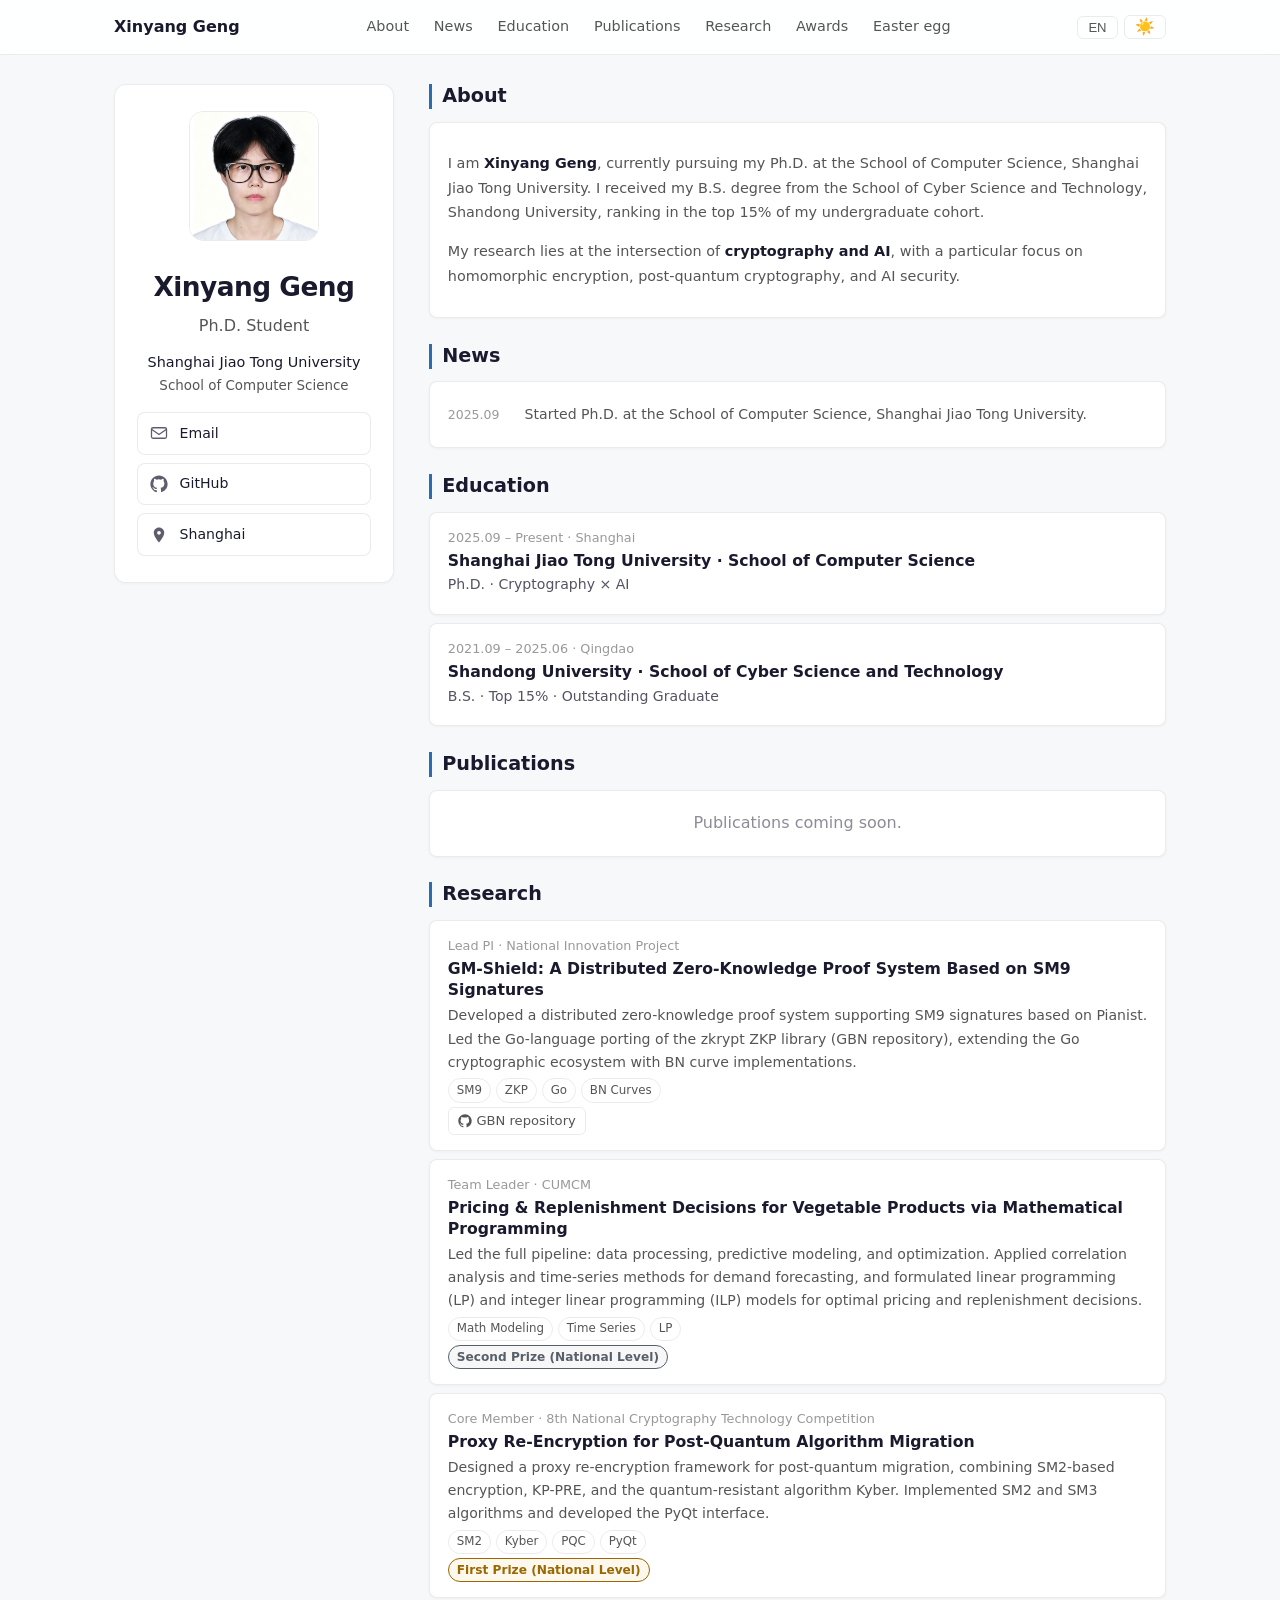
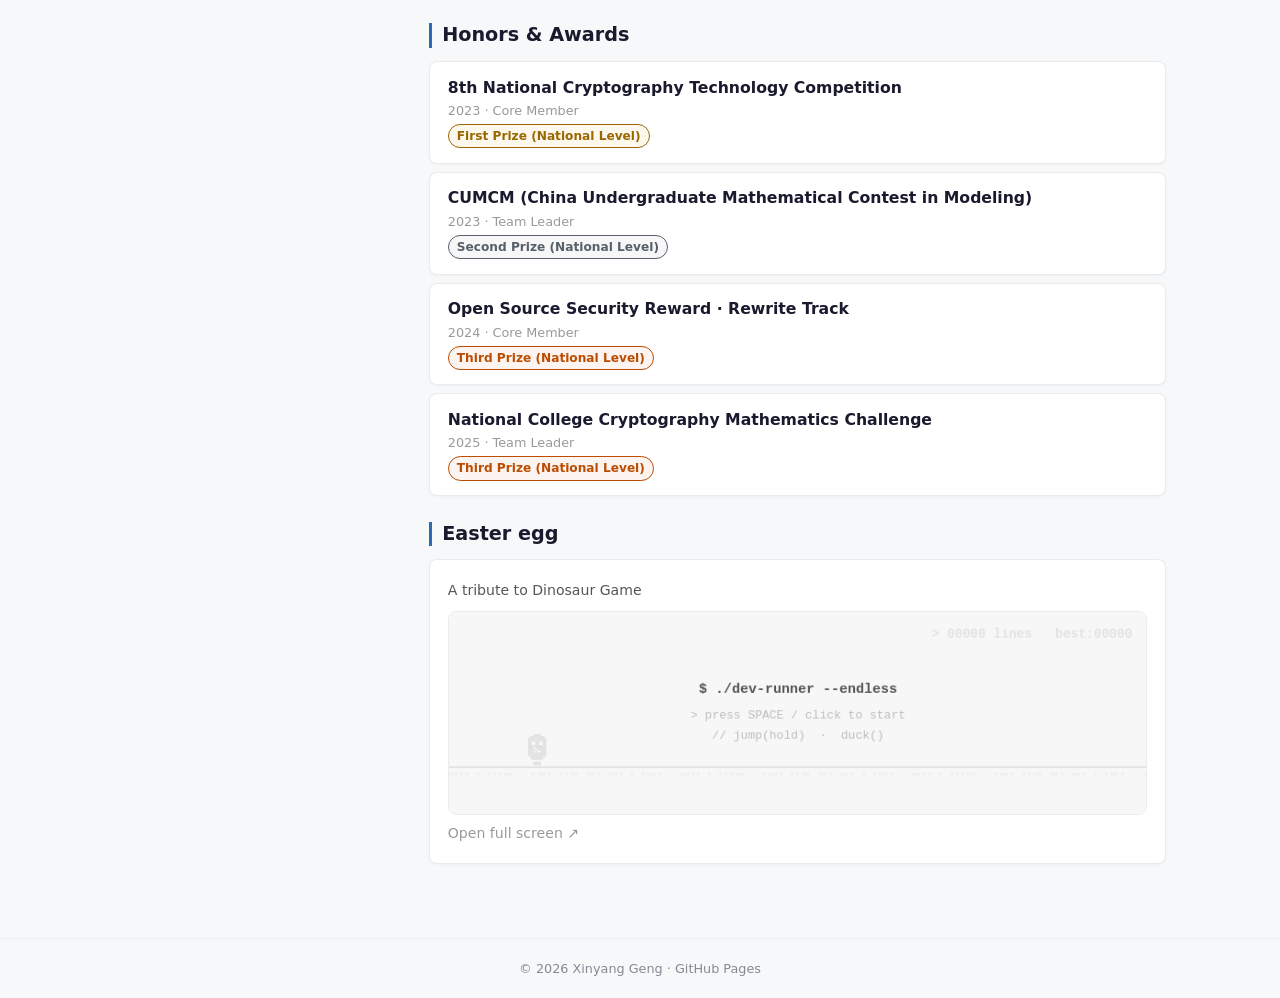
<file: index.html>
<!DOCTYPE html>
<html lang="en">
<head>
  <meta charset="UTF-8">
  <meta name="viewport" content="width=device-width, initial-scale=1.0">
  <title>Xinyang Geng — 耿欣阳</title>
  <meta name="description" content="Xinyang Geng — Ph.D. Student at SJTU. Cryptography × AI.">
  <style>
:root {
  --maxw: 1100px;
  --sidebarw: 280px;
  --bg: #f7f8fa;
  --bg-card: #ffffff;
  --text: #1a1a2e;
  --text-sec: #555;
  --text-muted: #999;
  --accent: #2b6cb0;
  --border: rgba(0,0,0,.08);
  --border-hover: rgba(43,108,176,.25);
  --shadow: 0 1px 3px rgba(0,0,0,.04);
  --shadow-hover: 0 3px 12px rgba(0,0,0,.06);
  --header-bg: rgba(255,255,255,.88);
  --radius: 8px;
  --radius-lg: 12px;
  --gold: #9a6700;
  --silver: #57606a;
  --bronze: #bc4c00;
  --gold-bg: rgba(218,165,32,.08);
  --silver-bg: rgba(100,100,100,.05);
  --bronze-bg: rgba(188,76,0,.06);
}

[data-theme="dark"] {
  --bg: #0d1117;
  --bg-card: #161b22;
  --text: #e6edf3;
  --text-sec: #9198a1;
  --text-muted: #6e7681;
  --accent: #58a6ff;
  --border: rgba(255,255,255,.1);
  --border-hover: rgba(88,166,255,.3);
  --shadow: 0 1px 3px rgba(0,0,0,.3);
  --shadow-hover: 0 3px 12px rgba(0,0,0,.4);
  --header-bg: rgba(13,17,23,.85);
  --gold: #d4a72c;
  --silver: #c9d1d9;
  --bronze: #f0883e;
  --gold-bg: rgba(212,167,44,.1);
  --silver-bg: rgba(201,209,217,.08);
  --bronze-bg: rgba(240,136,62,.08);
}

html { scroll-behavior: smooth; }
body {
  margin: 0;
  font-family: system-ui, -apple-system, 'Segoe UI', Roboto, 'PingFang SC', 'Microsoft YaHei', sans-serif;
  line-height: 1.65;
  color: var(--text);
  background: var(--bg);
  transition: background .3s, color .3s;
}
* { box-sizing: border-box; }
a { text-decoration: none; color: var(--accent); }
a:hover { text-decoration: underline; }
img { max-width: 100%; }

/* ===== 导航栏 ===== */
.site-header {
  position: sticky; top: 0;
  background: var(--header-bg);
  backdrop-filter: blur(12px);
  -webkit-backdrop-filter: blur(12px);
  border-bottom: 1px solid var(--border);
  z-index: 20;
}
.site-header__inner {
  max-width: var(--maxw); margin: 0 auto;
  padding: .7rem 1.5rem;
  display: flex; align-items: center; justify-content: space-between; gap: 1rem;
}
.site-title { font-weight: 700; font-size: 1rem; color: var(--text); }
.site-nav { display: flex; gap: .3rem; flex-wrap: wrap; align-items: center; }
.site-nav__link {
  color: var(--text-sec); font-size: .9rem;
  padding: 4px 10px; border-radius: 6px;
  transition: color .2s, background .2s;
}
.site-nav__link:hover { color: var(--text); background: rgba(128,128,128,.1); text-decoration: none; }
.header-btn {
  background: transparent; border: 1px solid var(--border);
  border-radius: 6px; padding: 3px 10px; font-size: .82rem;
  cursor: pointer; color: var(--text-sec); transition: all .2s;
}
.header-btn:hover { border-color: var(--accent); color: var(--accent); }

/* ===== 布局 ===== */
.site-main { max-width: var(--maxw); margin: 0 auto; padding: 1.8rem 1.5rem 3rem; }
.home-layout {
  display: grid;
  grid-template-columns: var(--sidebarw) minmax(0, 1fr);
  gap: 2.2rem; align-items: start;
}

/* ===== 左栏 ===== */
.profile-sidebar { position: sticky; top: 4.5rem; }
.profile-card {
  background: var(--bg-card);
  border: 1px solid var(--border);
  border-radius: var(--radius-lg);
  padding: 1.6rem 1.4rem;
  box-shadow: var(--shadow);
}
.profile-avatar { text-align: center; margin-bottom: 1rem; }
.profile-avatar img {
  width: 130px; height: 130px;
  object-fit: cover; object-position: center 30%;
  border-radius: 14px; display: inline-block;
  border: 1px solid var(--border);
}
.profile-name { margin: 0; font-size: 1.65rem; font-weight: 800; letter-spacing: -0.02em; text-align: center; }
.profile-role { margin: .3rem 0 0; font-size: 1rem; color: var(--text-sec); text-align: center; }
.profile-school { margin: .8rem 0 0; font-size: .9rem; color: var(--text); line-height: 1.5; text-align: center; }
.profile-school__sub { display: block; color: var(--text-sec); font-size: .84rem; margin-top: .1rem; }

.profile-contact-list { margin: 1rem 0 0; display: flex; flex-direction: column; gap: .5rem; }
.profile-contact-btn {
  display: flex; align-items: center; gap: .7rem;
  padding: .55rem .75rem;
  border: 1px solid var(--border);
  border-radius: var(--radius);
  background: var(--bg-card);
  color: var(--text);
  font-size: .88rem;
  transition: border-color .2s, box-shadow .2s;
}
.profile-contact-btn:hover {
  border-color: var(--accent);
  box-shadow: var(--shadow-hover);
  text-decoration: none;
}
.profile-contact-btn svg { width: 18px; height: 18px; flex-shrink: 0; opacity: .7; }

/* ===== 右栏 ===== */
.home-content { min-width: 0; }
.home-section { margin-bottom: 1.6rem; }
.home-section h2 {
  margin: 0 0 .8rem; font-size: 1.2rem; font-weight: 700;
  padding-left: 10px; border-left: 3px solid var(--accent);
  line-height: 1.3;
}

/* ===== 卡片 ===== */
.card {
  background: var(--bg-card);
  border: 1px solid var(--border);
  border-radius: var(--radius);
  padding: .9rem 1.1rem;
  margin-bottom: .5rem;
  box-shadow: var(--shadow);
  transition: box-shadow .2s, border-color .2s;
}
.card:hover { box-shadow: var(--shadow-hover); border-color: var(--border-hover); }

.card__body h3 { margin: 0 0 .15rem; font-size: .98rem; line-height: 1.35; }
.card__body p { margin: .25rem 0; font-size: .88rem; color: var(--text-sec); }
.card__body ul { margin: .25rem 0; padding-left: 1.1rem; }
.card__body li { font-size: .86rem; color: var(--text-sec); margin-bottom: .15rem; }

.meta { font-size: .8rem; color: var(--text-muted); margin-bottom: .1rem; }
.sub { font-size: .88rem; opacity: .75; margin-bottom: .2rem; }

.chips { display: flex; flex-wrap: wrap; gap: .3rem; margin: .25rem 0; }
.chip {
  font-size: .74rem; padding: .1rem .5rem;
  border-radius: 999px;
  border: 1px solid var(--border);
  color: var(--text-sec);
}

.links { display: flex; gap: .6rem; align-items: center; margin-top: .2rem; flex-wrap: wrap; font-size: .85rem; }

.award-badge {
  display: inline-block; padding: 1px 8px;
  border-radius: 999px; font-size: .76rem; font-weight: 600;
  border: 1px solid;
}
.award-badge.gold { background: var(--gold-bg); color: var(--gold); border-color: var(--gold); }
.award-badge.silver { background: var(--silver-bg); color: var(--silver); border-color: var(--silver); }
.award-badge.bronze { background: var(--bronze-bg); color: var(--bronze); border-color: var(--bronze); }

.about-text { font-size: .9rem; line-height: 1.7; color: var(--text-sec); }
.about-text strong { color: var(--text); }

/* ===== News 时间线 ===== */
.news-list { list-style: none; padding: 0; margin: 0; }
.news-item { display: flex; gap: .8rem; padding: .45rem 0; border-bottom: 1px dashed var(--border); }
.news-item:last-child { border-bottom: none; }
.news-date { font-size: .78rem; color: var(--text-muted); white-space: nowrap; min-width: 64px; padding-top: 1px; font-variant-numeric: tabular-nums; }
.news-text { font-size: .88rem; color: var(--text-sec); line-height: 1.5; }
.news-text a { color: var(--accent); }

/* ===== 代码链接徽章 ===== */
.code-link {
  display: inline-flex; align-items: center; gap: .3rem;
  font-size: .82rem; color: var(--text-sec);
  padding: .15rem .55rem; border: 1px solid var(--border);
  border-radius: 6px; transition: border-color .2s, color .2s;
}
.code-link:hover { border-color: var(--accent); color: var(--accent); text-decoration: none; }
.code-link svg { width: 14px; height: 14px; }

@media (max-width: 900px) {
  .home-layout { grid-template-columns: 1fr; gap: 1.2rem; }
  .profile-sidebar { position: static; }
  .site-nav { display: none; }
}
  </style>
</head>
<body>

  <header class="site-header">
    <div class="site-header__inner">
      <a class="site-title" href="#" data-zh="耿欣阳" data-en="Xinyang Geng">Xinyang Geng</a>
      <nav class="site-nav">
        <a class="site-nav__link" href="#about" data-zh="关于" data-en="About">About</a>
        <a class="site-nav__link" href="#news" data-zh="动态" data-en="News">News</a>
        <a class="site-nav__link" href="#education" data-zh="教育" data-en="Education">Education</a>
        <a class="site-nav__link" href="#publications" data-zh="论文" data-en="Publications">Publications</a>
        <a class="site-nav__link" href="#research" data-zh="科研" data-en="Research">Research</a>
        <a class="site-nav__link" href="#awards" data-zh="获奖" data-en="Awards">Awards</a>
        <a class="site-nav__link" href="#game" data-zh="彩蛋" data-en="Easter egg">Easter egg</a>

      </nav>
      <div style="display:flex; gap:.4rem; align-items:center;">
        <button class="header-btn" id="langToggle" title="Language">EN</button>
        <button class="header-btn" id="themeToggle" title="Theme" style="font-size:1rem; line-height:1;">☀️</button>
      </div>
    </div>
  </header>

  <main class="site-main">
    <div class="home-layout">

      <!-- 左栏 -->
      <aside class="profile-sidebar">
        <div class="profile-card">
          <div class="profile-avatar">
            <img src="images/you.png" alt="Xinyang Geng">
          </div>
          <h1 class="profile-name" data-zh="耿欣阳" data-en="Xinyang Geng">Xinyang Geng</h1>
          <p class="profile-role" data-zh="博士研究生" data-en="Ph.D. Student">Ph.D. Student</p>
          <p class="profile-school">
            <span data-zh="上海交通大学" data-en="Shanghai Jiao Tong University">Shanghai Jiao Tong University</span>
            <span class="profile-school__sub" data-zh="计算机学院" data-en="School of Computer Science">School of Computer Science</span>
          </p>

          <div class="profile-contact-list">
            <a class="profile-contact-btn" href="mailto:gengxinyang@sjtu.edu.cn">
              <svg viewBox="0 0 24 24" fill="none" stroke="currentColor" stroke-width="1.7" stroke-linecap="round" stroke-linejoin="round"><rect x="2" y="5" width="20" height="14" rx="2"/><path d="M2 7l10 7 10-7"/></svg>
              <span>Email</span>
            </a>
            <a class="profile-contact-btn" href="https://github.com/YangUpdate" target="_blank" rel="noopener">
              <svg viewBox="0 0 24 24" fill="currentColor"><path d="M12 .5C5.65.5.5 5.65.5 12c0 5.08 3.29 9.39 7.86 10.91.58.11.79-.25.79-.56v-1.96C5.65 20.86 4.97 18.7 4.97 18.7c-.53-1.34-1.29-1.7-1.29-1.7-1.05-.72.08-.71.08-.71 1.16.08 1.77 1.19 1.77 1.19 1.03 1.77 2.71 1.26 3.37.96.1-.75.4-1.26.73-1.55-2.56-.29-5.25-1.28-5.25-5.7 0-1.26.45-2.29 1.19-3.1-.12-.29-.52-1.47.11-3.07 0 0 .97-.31 3.18 1.18a11.1 11.1 0 0 1 2.9-.39 11.1 11.1 0 0 1 2.9.39c2.2-1.49 3.17-1.18 3.17-1.18.64 1.6.24 2.78.12 3.07.74.81 1.19 1.84 1.19 3.1 0 4.43-2.7 5.4-5.27 5.69.41.36.78 1.06.78 2.14v3.17c0 .31.21.67.8.56C20.21 21.39 23.5 17.08 23.5 12c0-6.35-5.15-11.5-11.5-11.5z"/></svg>
              <span>GitHub</span>
            </a>
            <div class="profile-contact-btn" style="cursor:default;">
              <svg viewBox="0 0 24 24" fill="currentColor"><path d="M12 2C8.13 2 5 5.13 5 9c0 5.25 7 13 7 13s7-7.75 7-13c0-3.87-3.13-7-7-7zm0 9.5c-1.38 0-2.5-1.12-2.5-2.5s1.12-2.5 2.5-2.5 2.5 1.12 2.5 2.5-1.12 2.5-2.5 2.5z"/></svg>
              <span data-zh="上海" data-en="Shanghai">Shanghai</span>
            </div>
          </div>
        </div>
      </aside>

      <!-- 右栏 -->
      <div class="home-content">

        <section id="about" class="home-section">
          <h2 data-zh="关于我" data-en="About">About</h2>
          <div class="card">
            <div class="about-text">
              <p data-zh="我是<strong>耿欣阳</strong>，目前在上海交通大学计算机学院攻读博士学位。本科毕业于山东大学网络空间安全学院，专业排名前 15%。" data-en="I am <strong>Xinyang Geng</strong>, currently pursuing my Ph.D. at the School of Computer Science, Shanghai Jiao Tong University. I received my B.S. degree from the School of Cyber Science and Technology, Shandong University, ranking in the top 15% of my undergraduate cohort.">I am <strong>Xinyang Geng</strong>, currently pursuing my Ph.D. at the School of Computer Science, Shanghai Jiao Tong University. I received my B.S. degree from the School of Cyber Science and Technology, Shandong University, ranking in the top 15% of my undergraduate cohort.</p>
              <p data-zh="研究方向聚焦于<strong>密码学与 AI</strong>的交叉领域，特别关注同态加密、后量子密码和 AI 安全。" data-en="My research lies at the intersection of <strong>cryptography and AI</strong>, with a particular focus on homomorphic encryption, post-quantum cryptography, and AI security.">My research lies at the intersection of <strong>cryptography and AI</strong>, with a particular focus on homomorphic encryption, post-quantum cryptography, and AI security.</p>
            </div>
          </div>
        </section>

        <section id="news" class="home-section">
          <h2 data-zh="动态" data-en="News">News</h2>
          <div class="card">
            <ul class="news-list">
              <li class="news-item">
                <span class="news-date">2025.09</span>
                <span class="news-text" data-zh="进入上海交通大学计算机学院攻读博士学位。" data-en="Started Ph.D. at the School of Computer Science, Shanghai Jiao Tong University.">Started Ph.D. at the School of Computer Science, Shanghai Jiao Tong University.</span>
              </li>
            </ul>
          </div>
        </section>

        <section id="education" class="home-section">
          <h2 data-zh="教育经历" data-en="Education">Education</h2>
          <div class="card">
            <div class="meta" data-zh="2025.09 – 至今 · 上海" data-en="2025.09 – Present · Shanghai">2025.09 – Present · Shanghai</div>
            <div class="card__body">
              <h3 data-zh="上海交通大学 · 计算机学院" data-en="Shanghai Jiao Tong University · School of Computer Science">Shanghai Jiao Tong University · School of Computer Science</h3>
              <div class="sub" data-zh="博士研究生 · 密码学 × AI" data-en="Ph.D. · Cryptography × AI">Ph.D. · Cryptography × AI</div>
            </div>
          </div>
          <div class="card">
            <div class="meta" data-zh="2021.09 – 2025.06 · 青岛" data-en="2021.09 – 2025.06 · Qingdao">2021.09 – 2025.06 · Qingdao</div>
            <div class="card__body">
              <h3 data-zh="山东大学 · 网络空间安全学院" data-en="Shandong University · School of Cyber Science and Technology">Shandong University · School of Cyber Science and Technology</h3>
              <div class="sub" data-zh="本科 · 专业前 15% · 校级优秀毕业生" data-en="B.S. · Top 15% · Outstanding Graduate">B.S. · Top 15% · Outstanding Graduate</div>
            </div>
          </div>
        </section>

        <section id="publications" class="home-section">
          <h2 data-zh="论文发表" data-en="Publications">Publications</h2>
          <div class="card">
            <p style="opacity:.5; text-align:center; margin:0; padding:.3rem 0;" data-zh="暂无已发表论文，敬请期待。" data-en="Publications coming soon.">Publications coming soon.</p>
          </div>
        </section>

        <section id="research" class="home-section">
          <h2 data-zh="科研经历" data-en="Research">Research</h2>
          <div class="card">
            <div class="meta" data-zh="第一主持人 · 国家级大创项目" data-en="Lead PI · National Innovation Project">Lead PI · National Innovation Project</div>
            <div class="card__body">
              <h3 data-zh="GM-Shield：基于 SM9 数字签名分布式零知识证明系统" data-en="GM-Shield: A Distributed Zero-Knowledge Proof System Based on SM9 Signatures">GM-Shield: A Distributed Zero-Knowledge Proof System Based on SM9 Signatures</h3>
              <p data-zh="基于 Pianist 构建支持 SM9 签名的分布式零知识证明系统。负责 Zkrypt 零知识证明算法库的 Go 语言重写（GBN 库），补充了 BN 椭圆曲线族相关算法在 Go 生态中的实现。" data-en="Developed a distributed zero-knowledge proof system supporting SM9 signatures based on Pianist. Led the Go-language porting of the zkrypt ZKP library (GBN repository), extending the Go cryptographic ecosystem with BN curve implementations.">Developed a distributed zero-knowledge proof system supporting SM9 signatures based on Pianist. Led the Go-language porting of the zkrypt ZKP library (GBN repository), extending the Go cryptographic ecosystem with BN curve implementations.</p>
              <div class="chips"><span class="chip">SM9</span><span class="chip" data-zh="零知识证明" data-en="ZKP">ZKP</span><span class="chip">Go</span><span class="chip" data-zh="BN曲线" data-en="BN Curves">BN Curves</span></div>
              <div class="links">
                <a class="code-link" href="https://github.com/Azzzting/gbn" target="_blank" rel="noopener">
                  <svg viewBox="0 0 24 24" fill="currentColor"><path d="M12 .5C5.65.5.5 5.65.5 12c0 5.08 3.29 9.39 7.86 10.91.58.11.79-.25.79-.56v-1.96C5.65 20.86 4.97 18.7 4.97 18.7c-.53-1.34-1.29-1.7-1.29-1.7-1.05-.72.08-.71.08-.71 1.16.08 1.77 1.19 1.77 1.19 1.03 1.77 2.71 1.26 3.37.96.1-.75.4-1.26.73-1.55-2.56-.29-5.25-1.28-5.25-5.7 0-1.26.45-2.29 1.19-3.1-.12-.29-.52-1.47.11-3.07 0 0 .97-.31 3.18 1.18a11.1 11.1 0 0 1 2.9-.39 11.1 11.1 0 0 1 2.9.39c2.2-1.49 3.17-1.18 3.17-1.18.64 1.6.24 2.78.12 3.07.74.81 1.19 1.84 1.19 3.1 0 4.43-2.7 5.4-5.27 5.69.41.36.78 1.06.78 2.14v3.17c0 .31.21.67.8.56C20.21 21.39 23.5 17.08 23.5 12c0-6.35-5.15-11.5-11.5-11.5z"/></svg>
                  <span data-zh="GBN 仓库" data-en="GBN repository">GBN repository</span>
                </a>
              </div>
            </div>
          </div>
          <div class="card">
            <div class="meta" data-zh="队长 · 高教社杯数学建模竞赛" data-en="Team Leader · CUMCM">Team Leader · CUMCM</div>
            <div class="card__body">
              <h3 data-zh="基于数学规划与预测的蔬菜类商品定价与补货决策" data-en="Pricing & Replenishment Decisions for Vegetable Products via Mathematical Programming">Pricing & Replenishment Decisions for Vegetable Products via Mathematical Programming</h3>
              <p data-zh="负责数据处理、预测建模与优化求解全流程。基于相关性分析、时间序列方法预测销量，构建线性规划与整数规划模型求解最优方案。" data-en="Led the full pipeline: data processing, predictive modeling, and optimization. Applied correlation analysis and time-series methods for demand forecasting, and formulated linear programming (LP) and integer linear programming (ILP) models for optimal pricing and replenishment decisions.">Led the full pipeline: data processing, predictive modeling, and optimization. Applied correlation analysis and time-series methods for demand forecasting, and formulated linear programming (LP) and integer linear programming (ILP) models for optimal pricing and replenishment decisions.</p>
              <div class="chips"><span class="chip" data-zh="数学建模" data-en="Math Modeling">Math Modeling</span><span class="chip" data-zh="时间序列" data-en="Time Series">Time Series</span><span class="chip" data-zh="线性规划" data-en="LP">LP</span></div>
              <div class="links"><span class="award-badge silver" data-zh="国家级二等奖" data-en="Second Prize (National Level)">Second Prize (National Level)</span></div>
            </div>
          </div>
          <div class="card">
            <div class="meta" data-zh="核心成员 · 第八届全国密码技术竞赛" data-en="Core Member · 8th National Cryptography Technology Competition">Core Member · 8th National Cryptography Technology Competition</div>
            <div class="card__body">
              <h3 data-zh="面向后量子算法迁移的代理转加密方案设计" data-en="Proxy Re-Encryption for Post-Quantum Algorithm Migration">Proxy Re-Encryption for Post-Quantum Algorithm Migration</h3>
              <p data-zh="设计实现基于 SM2、KP-PRE 代理重加密与抗量子算法 Kyber 的后量子迁移代理转加密系统。负责 SM2 算法和 SM3 算法实现与 PyQt 界面开发。" data-en="Designed a proxy re-encryption framework for post-quantum migration, combining SM2-based encryption, KP-PRE, and the quantum-resistant algorithm Kyber. Implemented SM2 and SM3 algorithms and developed the PyQt interface.">Designed a proxy re-encryption framework for post-quantum migration, combining SM2-based encryption, KP-PRE, and the quantum-resistant algorithm Kyber. Implemented SM2 and SM3 algorithms and developed the PyQt interface.</p>
              <div class="chips"><span class="chip">SM2</span><span class="chip">Kyber</span><span class="chip" data-zh="后量子密码" data-en="PQC">PQC</span><span class="chip">PyQt</span></div>
              <div class="links"><span class="award-badge gold" data-zh="国家级一等奖" data-en="First Prize (National Level)">First Prize (National Level)</span></div>
            </div>
          </div>
        </section>

        <section id="awards" class="home-section">
          <h2 data-zh="荣誉与获奖" data-en="Honors & Awards">Honors & Awards</h2>
          <div class="card">
            <div class="card__body">
              <h3 data-zh="第八届全国密码技术竞赛" data-en="8th National Cryptography Technology Competition">8th National Cryptography Technology Competition</h3>
              <div class="meta" data-zh="2023 · 核心成员" data-en="2023 · Core Member">2023 · Core Member</div>
              <div class="links"><span class="award-badge gold" data-zh="国家级一等奖" data-en="First Prize (National Level)">First Prize (National Level)</span></div>
            </div>
          </div>
          <div class="card">
            <div class="card__body">
              <h3 data-zh="高教社杯全国大学生数学建模竞赛" data-en="CUMCM (China Undergraduate Mathematical Contest in Modeling)">CUMCM (China Undergraduate Mathematical Contest in Modeling)</h3>
              <div class="meta" data-zh="2023 · 队长" data-en="2023 · Team Leader">2023 · Team Leader</div>
              <div class="links"><span class="award-badge silver" data-zh="国家级二等奖" data-en="Second Prize (National Level)">Second Prize (National Level)</span></div>
            </div>
          </div>
          <div class="card">
            <div class="card__body">
              <h3 data-zh="开源安全奖励计划 · 开源软件重写赛道" data-en="Open Source Security Reward · Rewrite Track">Open Source Security Reward · Rewrite Track</h3>
              <div class="meta" data-zh="2024 · 核心成员" data-en="2024 · Core Member">2024 · Core Member</div>
              <div class="links"><span class="award-badge bronze" data-zh="国家级三等奖" data-en="Third Prize (National Level)">Third Prize (National Level)</span></div>
            </div>
          </div>
          <div class="card">
            <div class="card__body">
              <h3 data-zh="全国高校密码数学挑战赛" data-en="National College Cryptography Mathematics Challenge">National College Cryptography Mathematics Challenge</h3>
              <div class="meta" data-zh="2025 · 队长" data-en="2025 · Team Leader">2025 · Team Leader</div>
              <div class="links"><span class="award-badge bronze" data-zh="国家级三等奖" data-en="Third Prize (National Level)">Third Prize (National Level)</span></div>
            </div>
          </div>
        </section>

      </div>
    </div>
  </main>

  <footer style="border-top:1px solid var(--border); padding:1.2rem; text-align:center; opacity:.5; font-size:.8rem;">
    &copy; 2026 Xinyang Geng · GitHub Pages
  </footer>

  <script>
/* ===== 深色模式 ===== */
const themeToggle = document.getElementById('themeToggle');
const savedTheme = localStorage.getItem('theme');
if (savedTheme === 'dark') {
  document.documentElement.setAttribute('data-theme', 'dark');
  themeToggle.textContent = '🌙';
}
if (savedTheme !== 'dark') {
  themeToggle.textContent = '☀️';
}
themeToggle.addEventListener('click', () => {
  const isDark = document.documentElement.getAttribute('data-theme') === 'dark';
  if (isDark) {
    document.documentElement.removeAttribute('data-theme');
    themeToggle.textContent = '☀️';
    localStorage.setItem('theme', 'light');
  } else {
    document.documentElement.setAttribute('data-theme', 'dark');
    themeToggle.textContent = '🌙';
    localStorage.setItem('theme', 'dark');
  }
});

/* ===== 中英文切换 ===== */
let isEN = true; // 默认英文
const langToggle = document.getElementById('langToggle');
function setLang(en) {
  isEN = en;
  document.querySelectorAll('[data-en]').forEach(el => {
    const v = isEN ? el.getAttribute('data-en') : el.getAttribute('data-zh');
    if (v !== null) el.innerHTML = v;  // 用 innerHTML 支持 <strong> 和 <a>
  });
  langToggle.textContent = isEN ? 'EN' : '中';
  document.documentElement.lang = isEN ? 'en' : 'zh-CN';
}
setLang(true); // 初始化英文
langToggle.addEventListener('click', () => setLang(!isEN));

/* ===== 平滑滚动 ===== */
document.querySelectorAll('a[href^="#"]').forEach(a => {
  a.addEventListener('click', e => {
    e.preventDefault();
    const t = document.querySelector(a.getAttribute('href'));
    if (t) window.scrollTo({ top: t.getBoundingClientRect().top + scrollY - 60, behavior: 'smooth' });
  });
});
  </script>
<script src="/dev-runner-embed.js" defer></script>
</body>
</html>
</file>
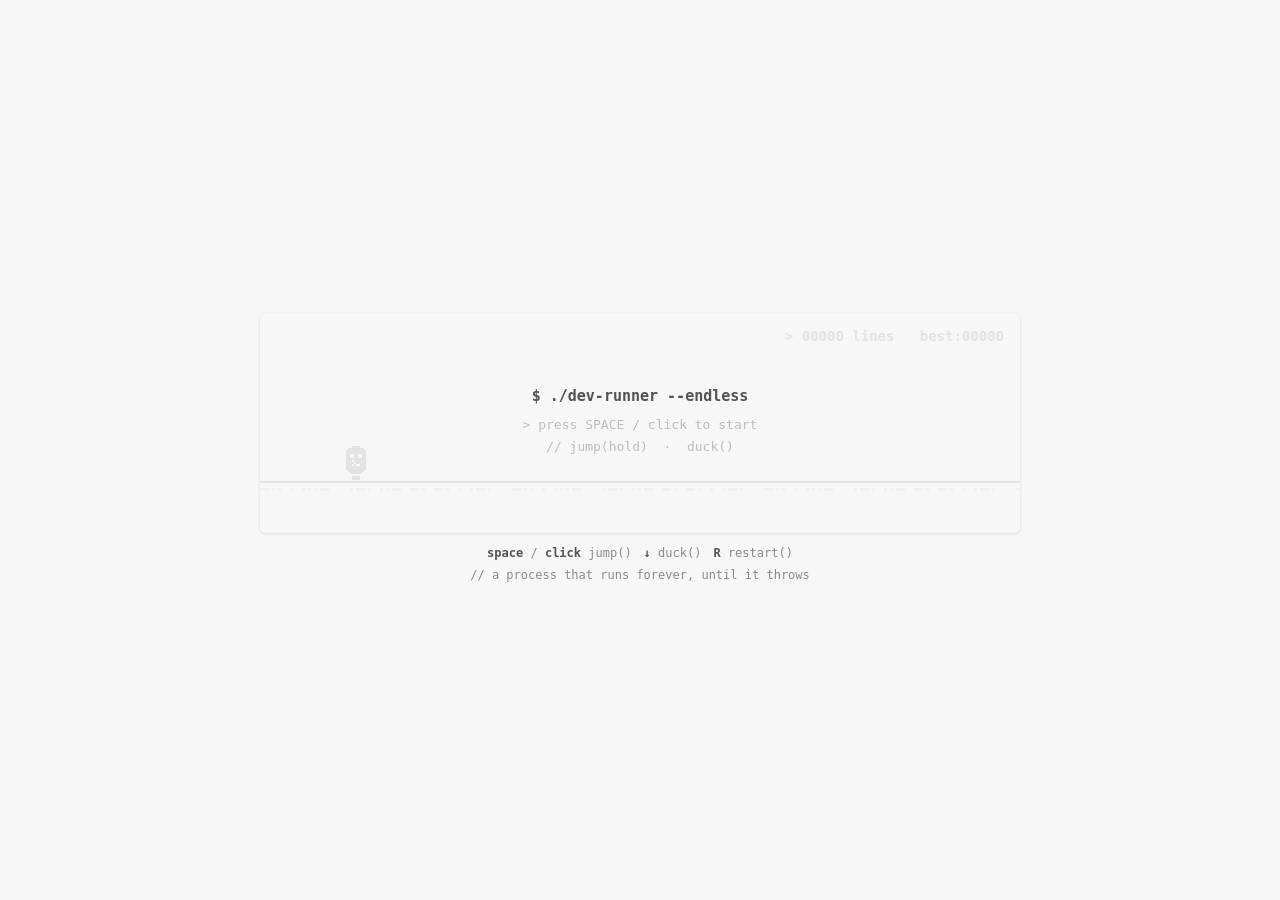
<file: runner/index.html>
<!DOCTYPE html>
<html lang="zh">
<head>
<meta charset="utf-8">
<meta name="viewport" content="width=device-width,initial-scale=1,maximum-scale=1,user-scalable=no">
<title>Dev Runner · 极简程序员跑酷</title>
<link rel="icon" href="data:image/svg+xml,<svg xmlns='http://www.w3.org/2000/svg' viewBox='0 0 32 32'><rect width='32' height='32' fill='%23f7f7f7'/><rect x='11' y='9' width='10' height='12' fill='%23535353'/><rect x='14' y='6' width='4' height='3' fill='%23535353'/><rect x='12' y='21' width='2' height='6' fill='%23535353'/><rect x='18' y='21' width='2' height='6' fill='%23535353'/></svg>">
<style>
  /* 配色走变量：暗色只是把纸和墨对调，画面上仍然只有一个颜色 */
  :root{--bg:#f7f7f7;--ink:#535353;--dim:#bdbdbd;--tip:#8a8a8a}
  html.dark{--bg:#0d1117;--ink:#e6edf3;--dim:#6e7681;--tip:#8b949e}
  *{margin:0;padding:0;box-sizing:border-box}
  html,body{height:100%;display:flex;align-items:center;justify-content:center;
    background:var(--bg);font-family:ui-monospace,SFMono-Regular,Menlo,Consolas,monospace;
    -webkit-user-select:none;user-select:none;touch-action:manipulation}
  #wrap{width:min(96vw,760px);text-align:center}
  #stage{position:relative;width:100%;aspect-ratio:760/220;border-radius:6px;overflow:hidden;
    box-shadow:0 1px 3px rgba(0,0,0,.12);cursor:pointer;background:var(--bg)}
  canvas{display:block;width:100%;height:100%}
  #tip{margin-top:10px;color:var(--tip);font-size:12px;line-height:1.8}
  #tip b{color:var(--ink)}
  /* 触摸设备没有键盘：按键提示换成手指动作的说法 */
  #tip .touch{display:none}
  @media (pointer:coarse){#tip .kb{display:none}#tip .touch{display:inline}}
  /* 嵌入到别人页面里（?embed=1）：撑满容器，去掉圆角阴影和页脚操作提示 */
  html.embed,html.embed body{height:auto;display:block}
  html.embed #wrap{width:100%}
  html.embed #stage{border-radius:0;box-shadow:none}
  html.embed #tip{display:none}
  html.dark #stage{box-shadow:none}   /* 深色上投影只会显脏 */
</style>
</head>
<body>
<div id="wrap">
  <div id="stage"><canvas id="cv" width="760" height="220"></canvas></div>
  <p id="tip"><span class="kb"><b>space</b> / <b>click</b> jump()　<b>↓</b> duck()　<b>R</b> restart()</span><span class="touch"><b>tap</b> jump()　<b>tap</b> restart()</span><br>
// a process that runs forever, until it throws</p>
</div>
<script>
/* =========================================================
   Dev Runner —— 极简程序员跑酷，单文件零依赖
   一个进程在代码里没完没了地跑，躲开 ; ;; {} </> {}{}，还有从代码里爬出来的 bug。
   撞上什么就报什么错，最后一行是 Process exited with code 1。
   ========================================================= */
// 嵌入到别人页面时：?embed=1 去掉页脚和圆角，?theme=dark 换成暗色那一套
const Q=new URLSearchParams(location.search);
const EMBED=Q.get('embed')==='1', DARK=Q.get('theme')==='dark';
// 触摸设备（手机/平板）：只给"跳"这一个动作。
// 这是 Chrome 恐龙原版的做法 —— 它移动端翼龙只有 2 档高度，砍掉了需要下蹲的那一档，
// 于是手指点屏幕任何地方都是跳，根本不存在"点错区"的问题。
const IS_TOUCH=matchMedia('(pointer:coarse)').matches;
if(EMBED)document.documentElement.classList.add('embed');
if(DARK){
  document.documentElement.classList.add('dark');
  const ico=document.querySelector('link[rel=icon]');   // 标签页图标也跟着反色
  if(ico)ico.href=ico.href.replace('%23f7f7f7','%230d1117').replace(/%23535353/g,'%23e6edf3');
}

const cv=document.getElementById('cv'),ctx=cv.getContext('2d');
const W=760,H=220,GROUND=168;

// 配色：全篇只有一个颜色（参考恐龙的单色极简）。
// 暗色不是"换肤"——只是把纸和墨对调，任何时刻画面上仍然只有一个颜色。
const SK=DARK
  ? {bg:'#0d1117',ink:'#e6edf3',dim:'#6e7681',line:'#e6edf3'}
  : {bg:'#f7f7f7',ink:'#535353',dim:'#bdbdbd',line:'#535353'};

function seg(x1,y1,x2,y2,w,c){ctx.strokeStyle=c;ctx.lineWidth=w;ctx.lineCap='butt';
  ctx.beginPath();ctx.moveTo(x1,y1);ctx.lineTo(x2,y2);ctx.stroke();}
function rnd(a,b){return a+Math.random()*(b-a);}
function pad(n,l){return String(Math.floor(n)).padStart(l,'0');}

// ---------- 状态 ----------
let state='ready';                 // ready | run | over
let dist=0,speed=250,best=0;
try{best=parseInt(localStorage.getItem('devrun_best')||'0')||0;}catch(e){}
const P={x:96,y:GROUND,vy:0,onGround:true,duck:false,runT:0,hold:false,deadT:0};
let obs=[],drift=[],spawnT=0;
// 漂动的代码注释：每个程序员都写过的那几句
const DRIFT=['// TODO','// FIXME','// TODO: fix this later','/* legacy, don\'t touch */',
             '/* it works, don\'t ask */','// why is this here?'];
// 预填充：一条注释从生成到飘出屏幕要十几秒，不预填充的话开局前几秒天空完全是空的
function seedDrift(n){
  for(let i=0;i<n;i++)drift.push({x:rnd(120,W),y:rnd(30,84),
    s:DRIFT[Math.floor(Math.random()*DRIFT.length)],v:rnd(.7,1.3)});
}
// 地面的滚动偏移量：只存一个数，摩斯电码的相位全靠它（不再用随机点阵，保证人工规整）
let ticks=0;

// ---------- 障碍 ----------
// 代码符号绘制：等宽字体真字形，居中放置、底部贴地
function glyph(txt,x,y,w,h,c,size){
  ctx.fillStyle=c;ctx.font='bold '+size+'px ui-monospace,Consolas,monospace';ctx.textAlign='center';
  ctx.fillText(txt,x+w/2,y+h-3);}
// kind: jump（跳过去）/ duck（滑铲钻过）/ none（高高飞过，不用管）
const OBS={
  // 代码符号一律用等宽字体真字形：任何尺寸都一眼可读，不会像手绘描边那样糊成竖条
  brace:{w:34,h:34,kind:'jump',draw(x,y,w,h,c){glyph('{}',x,y,w,h,c,32);}},
  semi:{w:16,h:30,kind:'jump',draw(x,y,w,h,c){glyph(';',x,y,w,h,c,30);}},
  semi2:{w:40,h:30,kind:'jump',draw(x,y,w,h,c){glyph(';;',x,y,w,h,c,30);}},
  tag:{w:54,h:32,kind:'jump',draw(x,y,w,h,c){glyph('</>',x,y,w,h,c,28);}},
  braces2:{w:70,h:34,kind:'jump',draw(x,y,w,h,c){glyph('{}{}',x,y,w,h,c,32);}},
  // bug：只有一种飞虫，但飞三个高度（对应恐龙翼龙）
  // yOff = 障碍底部离地高度的负值。站立受击盒顶部离地36px、滑铲20px，据此定三档：
  // 关键：判定框比精灵略大，所以"画面看着没碰到"也可能判定为撞。
  // 因此每档的画面位置要明显压在玩家身上，而不是擦着头顶飞过——否则玩家会觉得死得莫名其妙。
  bugHi:{w:32,h:24,kind:'none',yOff:-96,bug:true,draw:bugDraw},   // 头顶上方很高 → 不用管，直接跑过
  bugMid:{w:32,h:24,kind:'duck',yOff:-24,bug:true,draw:bugDraw},  // 压在头上/脸上 → 低头，滑铲
  bugLow:{w:32,h:24,kind:'jump',yOff:-2,bug:true,draw:bugDraw},   // 压在腿上/贴地 → 抬脚，跳过去
};
// 小 bug：与幽灵同一套像素画法（实心剪影 + 挖空的眼睛），两帧交替爬动腿，不再用细线涂鸦
const BUG_A=[
'.d........d.',
'..d......d..',
'...dddddd...',
'..dbbbbbbd..',
'.dbeebbeebd.',
'dbbbbbbbbbbd',
'dbbbbbbbbbbd',
'.dbbbbbbbbd.',
'..dddddddd..',
'.d..d..d..d.',
];
const BUG_B=[
'..d......d..',
'.d........d.',
'...dddddd...',
'..dbbbbbbd..',
'.dbeebbeebd.',
'dbbbbbbbbbbd',
'dbbbbbbbbbbd',
'.dbbbbbbbbd.',
'..dddddddd..',
'..d..d..d..d',
];
function bugDraw(x,y,w,h,c,t){ // 爬行的小 bug（像素精灵，两帧腿交替）
  drawPixels(Math.floor(t*8)%2?BUG_B:BUG_A,x,y+1,2);
}

// 投放：早期只出细的（先学会跳）；跑过 450px 后 bug 登场。
// 注意 450 是像素不是米 —— 障碍间距起步就有 230~400px，450px 只够放两三个障碍，
// 换算下来约 1.7 秒就解锁了（别被"450"这个数字误导成很长的距离）。
// 触摸设备不出 bugMid（手机上只能跳），所以手机上不存在"必须滑铲"这一档。
function spawn(forceK){
  let pool;
  if(dist<200)pool=['semi','semi','semi2'];
  else if(dist<450)pool=['semi','semi2','brace','brace','tag'];
  // 触摸设备不出「必须滑铲」的中档 bug —— 手机上只能跳，出了它就成了必死
  else pool=IS_TOUCH
    ? ['semi2','brace','brace','tag','braces2','bugHi','bugLow']
    : ['semi2','brace','brace','tag','braces2','bugHi','bugMid','bugMid','bugLow'];
  const k=forceK||pool[Math.floor(Math.random()*pool.length)];
  const o=OBS[k];
  // yb = 碰撞用的基准高度（不含摆动）；y = 画面高度（含摆动）
  const oy=GROUND-o.h+(o.yOff||0);
  obs.push({k,x:W+40,y:oy,yb:oy,w:o.w,h:o.h,kind:o.kind,t:0});   // yb=判定基准(不含摆动), y=画面高度
  // 间距按速度算，永远保证跳得过去（恐龙的做法）。
  // 方向必须对：速度越快，物理间距要越大，这样"时间间隔"才恒定。
  // 旧公式 rnd(170,330)*(250/max(250,speed*.8)) 写反了——640 速度时间隔只剩 83px，
  // 而跳跃滞空要飞 397px，跳一次必撞上后面好几个，死得莫名其妙。
  const gap=Math.max(230, rnd(0.8,1.6)*speed);
  spawnT=gap;
}

// ---------- 音效：终端蜂鸣 ----------
// 单频方波，就是 printf("\a") 让终端响的那一声——机器的声音，不是游戏音效。
// 用 WebAudio 实时合成，不引入任何音频文件，单文件零依赖得以保持。
let actx=null;
function beep(freq,dur,vol){
  try{
    if(!actx){
      const AC=window.AudioContext||window.webkitAudioContext;
      if(!AC)return;                       // 环境不支持就静默跳过
      actx=new AC();
    }
    if(actx.state==='suspended')actx.resume();
    const t=actx.currentTime;
    const osc=actx.createOscillator(), g=actx.createGain();
    osc.type='square';                     // 方波：冷硬，跟画面的单色无渐变是同一种审美
    osc.frequency.value=freq;
    g.gain.setValueAtTime(vol,t);
    g.gain.exponentialRampToValueAtTime(0.0001,t+dur);
    osc.connect(g);g.connect(actx.destination);
    osc.onended=()=>{try{g.disconnect();}catch(e){}};   // 不断开的话每个音都留下一个连着 destination 的 GainNode
    osc.start(t);osc.stop(t+dur);
  }catch(e){}
}

// ---------- 输入 ----------
// 死亡后必须先锁住输入一小会儿：否则你撞死时手指多半还按在空格上（键盘 keydown 会自动重复），
// 死亡瞬间紧接着的重复按键会立刻 restart，结算画面一帧都看不到——表现为"撞了直接弹回起点"。
const DEAD_LOCK=0.55;
const canRestart=()=>state==='over'&&P.deadT>DEAD_LOCK;
function jump(){
  // 开局一律走 restart()，不要自己设 state：否则开始屏攒下的注释会带进新局
  if(state==='ready'){restart();return;}
  if(state==='over'){if(canRestart())restart();return;}
  if(P.onGround){P.vy=-580;P.onGround=false;P.hold=true;beep(880,.03,.04);}
}
// P.duck 只在地面生效：空中按↓时画面本来就没有滑铲精灵，判定也跟着变矮的话，
// 就成了肉眼看不见的"空中缩身"——跟 bugMid 那次"看着没碰到却判死"是同一类毛病。
// duckWant 记住按键意图，落地时立刻接上，不丢手感。
let duckWant=false;
function duck(on){duckWant=on;P.duck=(on&&state==='run'&&P.onGround);}
function restart(){
  // 凡是"上一局留下来的东西"都要清掉，否则新局不干净：
  // ticks=地面摩斯相位 / drift=天上还飘着的注释 / runT=跑步动画相位 / deathErr=上一条死因
  obs=[];drift=[];dist=0;speed=250;spawnT=0;ticks=0;deathErr=null;deathNewBest=false;
  P.y=GROUND;P.vy=0;P.onGround=true;P.duck=duckWant;P.deadT=0;P.hold=false;P.runT=0;
  seedDrift(2);                       // 开局天上就有两条，不用等它慢慢生成
  state='run';
}
addEventListener('keydown',e=>{const k=e.key.toLowerCase();
  if(k===' '||k==='arrowup'||k==='w'||k==='enter'){e.preventDefault();jump();}
  if(k==='arrowdown'||k==='s')duck(true);
  if(k==='r'&&canRestart())restart();});
addEventListener('keyup',e=>{const k=e.key.toLowerCase();
  if(k===' '||k==='arrowup'||k==='w')P.hold=false;
  if(k==='arrowdown'||k==='s')duck(false);});
// 切走窗口/标签页时收不到 keyup 和 pointerup，按键状态会一直挂着：
// 回来后按一下空格会莫名跳成满跳（hold 还留着），或者角色一直保持滑铲（duckWant 没清）。
// 这两种玩家都没法归因——他什么都没按，行为却不对。
function clearHeld(){P.hold=false;P.duck=false;duckWant=false;}
addEventListener('blur',clearHeld);
document.addEventListener('visibilitychange',()=>{if(document.hidden)clearHeld();});
const stage=document.getElementById('stage');
stage.addEventListener('pointerdown',e=>{
  // 点击/触摸只有一个含义：跳。开始屏与结算屏则用于开始或重开（jump 内部分好了）。
  // 滑铲只走键盘 ↓/S。曾经按上下半屏分流，结果想跳的人点偏到下半屏就变成滑铲而撞死，
  // 这种误触玩家无法归因；而且桌面有键盘，本来就不缺滑铲的输入方式。
  jump();});

// ---------- 更新 ----------
function update(dt){
  // 漂动的注释（视差，稀疏+淡，不抢戏）。
  // 只在跑动时生成与滚动：开始屏有遮罩盖着（攒着看不见，还会被带进新局），死亡后要跟着世界一起冻结。
  if(state==='run'){
    if(Math.random()<dt*.4)drift.push({x:W+40,y:rnd(30,84),s:DRIFT[Math.floor(Math.random()*DRIFT.length)],v:rnd(.7,1.3)});
    for(let i=drift.length-1;i>=0;i--){drift[i].x-=speed*.22*drift[i].v*dt;
      if(drift[i].x<-200)drift.splice(i,1);}
  }

  if(state==='ready'){P.runT+=dt*7;return;}
  if(state==='over'){P.deadT+=dt;return;} // 死亡时世界冻结，地面摩斯电码也不再滚

  ticks-=speed*dt;   // 地面摩斯电码与障碍同速左滚（保证和整体移动一致）

  dist+=speed*dt;
  P.runT+=dt*(speed/38);
  speed=Math.min(640,250+dist*.05);
  // 里程碑不再做任何视觉反馈（分数不闪，保持极简）

  if(!P.onGround){
    P.vy+=(P.hold&&P.vy<0?1550:2400)*dt;
    P.y+=P.vy*dt;
    if(P.y>=GROUND){P.y=GROUND;P.vy=0;P.onGround=true;P.hold=false;P.duck=duckWant;} // 落地即接上滑铲意图
  }
  spawnT-=speed*dt;
  if(spawnT<=0)spawn();
  for(let i=obs.length-1;i>=0;i--){
    const o=obs[i];
    o.x-=speed*dt;o.t+=dt;
    // 摆动只加在画面高度 y 上，基准 yb 不动 —— 否则同一档 bug 会时撞时不撞
    if(o.bug)o.y=o.yb+Math.sin(o.t*3)*2;
    if(o.x+o.w<0){obs.splice(i,1);continue;} // 一离开屏幕左边立刻清除，不在身后逗留
    if(hit(o)){die(o);break;}   // 同一帧撞到两个时以先命中的为准，避免死因被覆盖
  }
}
function hit(o){
  const pw=P.duck?36:24, ph=P.duck?20:36;
  const px=P.x-pw/2, py=P.y-ph;
  const oy=(o.yb!==undefined)?o.yb:o.y;   // 用基准高度判定，避开 bug 的上下摆动
  return px<o.x+o.w-4 && px+pw>o.x+4 && py<oy+o.h-2 && py+ph>oy+2;
}
// 死因 = 错误信息：撞到什么符号，就犯什么错（恐龙没有的机制，死亡从惩罚变成收集）
const ERRORS={
  semi:   ['SyntaxError','Unexpected token \';\''],
  semi2:  ['SyntaxError','Expected \';\' but found \';;\''],
  brace:  ['RangeError','Maximum call stack size exceeded'],
  braces2:['RangeError','Maximum call stack size exceeded'],
  tag:    ['DOMException','Failed to parse tag \'</>\''],
  bugHi:  ['BugError','it dropped on your head'],
  bugMid: ['BugError','it flew into your face'],
  bugLow: ['BugError','it bit your ankle'],
};
let deathErr=null, deathNewBest=false;
function die(o){
  state='over';P.deadT=0;beep(180,.16,.05);
  deathErr=(o&&ERRORS[o.k])||['Error','Process exited unexpectedly'];
  // 先记下是否破纪录，下面就会去改 best —— 顺序反了的话判断永远为真
  deathNewBest=dist>best;
  if(deathNewBest){best=Math.floor(dist);try{localStorage.setItem('devrun_best',best);}catch(e){}}
}

// ---------- 绘制 ----------
// 地面装饰：DEV RUNNER 的摩斯电码（点 + 划，随世界循环滚动）。
// 只有两种元素——是"编码传输"的语言，比刻度尺（排版对齐）更程序员，
// 又比二进制安静：不引入字母，不会跟天空的注释抢戏。跑久了能读出来，是个彩蛋。
const MORSE_TAB={D:'-..',E:'.',V:'...-',R:'.-.',U:'..-',N:'-.'};
const M_DOT=3, M_DASH=9, M_GAP=3, M_LGAP=9, M_WGAP=21;
const MORSE=[];   // 一个周期内的笔画 {x, w}
let MORSE_T=0;    // 一个周期的总宽
(function(){
  let x=0;
  'DEV RUNNER'.split(' ').forEach((word,wi)=>{
    if(wi)x+=M_WGAP;                    // 词间隔
    word.split('').forEach((ch,li)=>{
      if(li)x+=M_LGAP;                  // 字母间隔
      (MORSE_TAB[ch]||'').split('').forEach((s,ei)=>{
        if(ei)x+=M_GAP;                 // 笔画间隔
        const w=(s==='-')?M_DASH:M_DOT;
        MORSE.push({x:x,w:w});x+=w;
      });
    });
  });
  MORSE_T=x+M_WGAP;                     // 末尾留白，循环衔接才自然
})();
function drawBG(){
  const s=SK;
  ctx.fillStyle=s.bg;ctx.fillRect(0,0,W,H);
  // 地面：实线 + 摩斯电码数据流（随世界同速左滚，循环播放 DEV RUNNER）
  ctx.fillStyle=s.line;ctx.fillRect(0,GROUND,W,2);
  ctx.fillStyle=s.dim;
  let phase=ticks%MORSE_T; if(phase>0)phase-=MORSE_T;   // 归一到 (-MORSE_T, 0]
  for(let rep=0;rep<=Math.ceil(W/MORSE_T);rep++){
    const off=phase+rep*MORSE_T;
    for(const m of MORSE){
      const x=Math.round(m.x+off);
      if(x>=-12&&x<=W)ctx.fillRect(x,GROUND+7,m.w,3);
    }
  }
}

// 主角：像素小幽灵 —— 单色剪影 + 挖空的脸（恐龙的做法：一个色块，细节用背景色抠出来）
// 身体上的 >_ 是终端提示符，全部只用"墨色 + 纸色"两色，与场景严格一致
const INK=SK.ink, PAPER=SK.bg;   // 挖空用的纸色必须跟当前配色一致，否则暗色下抠出白边
const GHOST_RUN=[   // 12宽×14高：b/d=墨色实心，e=眼(挖空)，t=终端 >_ (挖空)
'....dddd....',
'..ddbbbbdd..',
'.ddbbbbbbdd.',
'.dbbbbbbbbd.',
'.dbeebbeebd.',
'.dbeebbeebd.',
'.dbbbbbbbbd.',
'.dbbtbbbbbd.',
'.dbbbtbbbbd.',
'.dbbtbttbbd.',
'.dbbbbbbbbd.',
'.dbbbbbbbbd.',
'..dbbbbbbd..',
'...dddddd...',
];
const GHOST_DUCK=[  // 20宽×8高：滑铲时压扁的幽灵
'......dddddddd......',
'..ddbbbbbbbbbbdd....',
'.dbbbbbbbbbbbbbbdd..',
'.dbeebbbbbbbbeebbd..',
'dbbbbbbbbbbbbbbbbbd.',
'dbbbbbttttbbbbbbbd..',
'.dbbbbbbbbbbbbbbbd..',
'..dddddddddddddddd..',
];
const PCOL={d:INK,b:INK,e:PAPER,t:PAPER};   // 只用得到四种：描边/实心/挖空的眼/挖空的 >_
function drawPixels(spr,px,py,sc){
  for(let r=0;r<spr.length;r++){const row=spr[r];
    for(let c=0;c<row.length;c++){
      const ch=row[c];if(ch==='.')continue;
      ctx.fillStyle=PCOL[ch]||INK;
      ctx.fillRect(px+c*sc,py+r*sc,sc,sc);}}
}
function drawPlayer(){
  ctx.save();ctx.translate(P.x,P.y);
  if(state==='over')ctx.rotate(Math.min(P.deadT*4,1)*1.5); // 摔倒
  const sc=2;
  const running=state==='run'&&P.onGround&&!P.duck;
  // 悬浮高度（跑动时轻微上下浮动）
  const hover=running?2+Math.sin(P.runT*2)*1.5:1;
  // 身体：滑铲时贴地锚定（底部压在地面线上），站立/跳跃时悬浮+脚补空隙
  const spr=(P.duck&&P.onGround&&state==='run')?GHOST_DUCK:GHOST_RUN;
  const sprH=spr.length*sc, sprW=(spr===GHOST_DUCK?20:12)*sc;
  const bodyY=(spr===GHOST_DUCK)?-(sprH+1):-(sprH+8)+hover;
  drawPixels(spr,-sprW/2,bodyY,sc);
  // 小脚（跑动交替，跳跃收起，滑铲藏在身体下）
  if(state!=='over'&&!(P.duck&&P.onGround)){
    const footY=-4;
    const la=running?Math.sin(P.runT*2)*3:(!P.onGround?0:2);
    const lb=running?-Math.sin(P.runT*2)*3:(!P.onGround?0:-2);
    ctx.fillStyle=INK;
    if(!P.onGround){ctx.fillRect(-5,bodyY+sprH-2,4,4);ctx.fillRect(2,bodyY+sprH-2,4,4);}
    else{ctx.fillRect(-6+la,footY-1,4,4);ctx.fillRect(2+lb,footY-1,4,4);}
  }
  // 死亡：X 眼（画在挖空的眼眶里）
  if(state==='over'){
    ctx.strokeStyle=INK;ctx.lineWidth=1.6;
    const ey=bodyY+4*sc;
    for(const ex of [-4*sc,3*sc]){
      seg(ex,ey,ex+4,ey+4,1.6,INK);seg(ex+4,ey,ex,ey+4,1.6,INK);}
  }
  ctx.restore();
}

function drawHUD(){
  // HUD：一行终端输出，常亮不闪烁
  const s=SK;
  ctx.font='bold 14px ui-monospace,monospace';ctx.textAlign='right';
  // 分数：常亮，不做任何闪烁（用户明确要求）。
  // 单位是 lines，与死亡屏的 "> running... N lines" 统一；HI 是恐龙的布局，跟程序员没关系。
  ctx.fillStyle=s.ink;
  ctx.fillText('> '+pad(dist,5)+' lines   best:'+pad(best,5),W-16,28);
  ctx.fillStyle=s.ink;
  if(state==='ready'){
    ctx.fillStyle=s.bg;ctx.globalAlpha=.88;ctx.fillRect(0,0,W,H);ctx.globalAlpha=1;
    ctx.fillStyle=s.ink;ctx.textAlign='center';
    ctx.font='bold 15px ui-monospace,monospace';ctx.fillText('$ ./dev-runner --endless',W/2,H/2-22);
    ctx.font='13px ui-monospace,monospace';ctx.fillStyle=s.dim;
    ctx.fillText(IS_TOUCH ? '> tap to start' : '> press SPACE / click to start',W/2,H/2+6);
    // 触摸/点击起跳时 P.hold 会一直挂到落地（没有配对的 pointerup），所以点一下就是满跳，
    // 不存在"按住跳更高"。文案里不能写 hold —— 那是在承诺一个不存在的机制。
    ctx.fillText(IS_TOUCH ? '// tap = jump' : '// jump(hold)  ·  duck()',W/2,H/2+28);
  }
  if(state==='over'){
    ctx.fillStyle=s.bg;ctx.globalAlpha=.9;ctx.fillRect(0,0,W,H);ctx.globalAlpha=1;
    ctx.fillStyle=s.ink;ctx.textAlign='center';
    // 一整段运行日志：命令 → 进度 → 报错（撞什么报什么）→ 退出码
    const E=deathErr||['Error','Process exited unexpectedly'];
    ctx.fillStyle=s.dim;ctx.font='11px ui-monospace,monospace';
    ctx.fillText('$ ./dev-runner',W/2,62);
    ctx.fillStyle=s.ink;ctx.font='12px ui-monospace,monospace';
    ctx.fillText('> running... '+Math.floor(dist)+' lines'+(deathNewBest?'   [ NEW BEST ]':''),W/2,82);
    ctx.font='bold 14px ui-monospace,monospace';
    ctx.fillText('Uncaught '+E[0]+':',W/2,108);
    ctx.font='12px ui-monospace,monospace';
    ctx.fillText('  '+E[1],W/2,126);
    ctx.fillStyle=s.dim;ctx.font='11px ui-monospace,monospace';
    ctx.fillText('    at runner.js:'+(Math.floor(dist/4)%790+42),W/2,144);
    ctx.fillStyle=s.ink;ctx.font='12px ui-monospace,monospace';
    ctx.fillText('Process exited with code 1',W/2,170);
    ctx.fillStyle=s.dim;ctx.font='11px ui-monospace,monospace';
    ctx.fillText(IS_TOUCH ? 'tap to restart' : 'press SPACE / click to restart',W/2,194);
  }
}

function render(){
  const s=SK;
  drawBG();
  // 漂动注释
  ctx.font='11px ui-monospace,monospace';ctx.textAlign='left';ctx.fillStyle=s.dim;
  for(const d of drift)ctx.fillText(d.s,d.x,d.y);
  for(const o of obs)OBS[o.k].draw(o.x,o.y,o.w,o.h,s.ink,o.t);
  drawPlayer();
  drawHUD();
}

let last=performance.now();
function loop(now){let dt=(now-last)/1000;last=now;if(dt>.05)dt=.05;update(dt);render();requestAnimationFrame(loop);}
render();requestAnimationFrame(loop);

// 调试/自动化接口
window.__run={get state(){return state;},get dist(){return dist;},get obs(){return obs;},get P(){return P;},get deathErr(){return deathErr;},get ticks(){return ticks;},get drift(){return drift;},
  jump,duck,restart,start(){state='run';},
  // 测试注入：把指定障碍摆到指定 x（供截图/验证用）
  place(kind,x){obs.length=0;spawn(kind);const o=obs[0];if(o)o.x=x;return o?{k:o.k,x:o.x,y:o.y,w:o.w,h:o.h}:null;}};

// ?auto=1：自动演示（供验证脚本与演示用）
if(location.search.includes('auto=1')){
  state='run';seedDrift(2);window.__auto=true;
  setInterval(()=>{
    if(!window.__auto||state!=='run')return;
    let near=null,nd=1e9;
    for(const o of window.__run.obs){const d=o.x-P.x;if(d>-30&&d<nd){nd=d;near=o;}}
    if(near){
      // 加去重：否则 nd<100 期间每帧都会再排一个 setTimeout，白白堆十几个定时器
      if(near.kind==='duck'){
        if(nd<100&&!window.__ducking){
          window.__ducking=true;duck(true);
          setTimeout(()=>{duck(false);window.__ducking=false;},430);
        }
      }
      // kind==='none' 是高空 bug：设计上直接跑过就行，跳起来反而会撞进它的高度区间
      else if(near.kind==='jump'&&nd<near.w+70&&P.onGround)jump();
    }
  },16);
}
</script>
</body>
</html>
</file>
